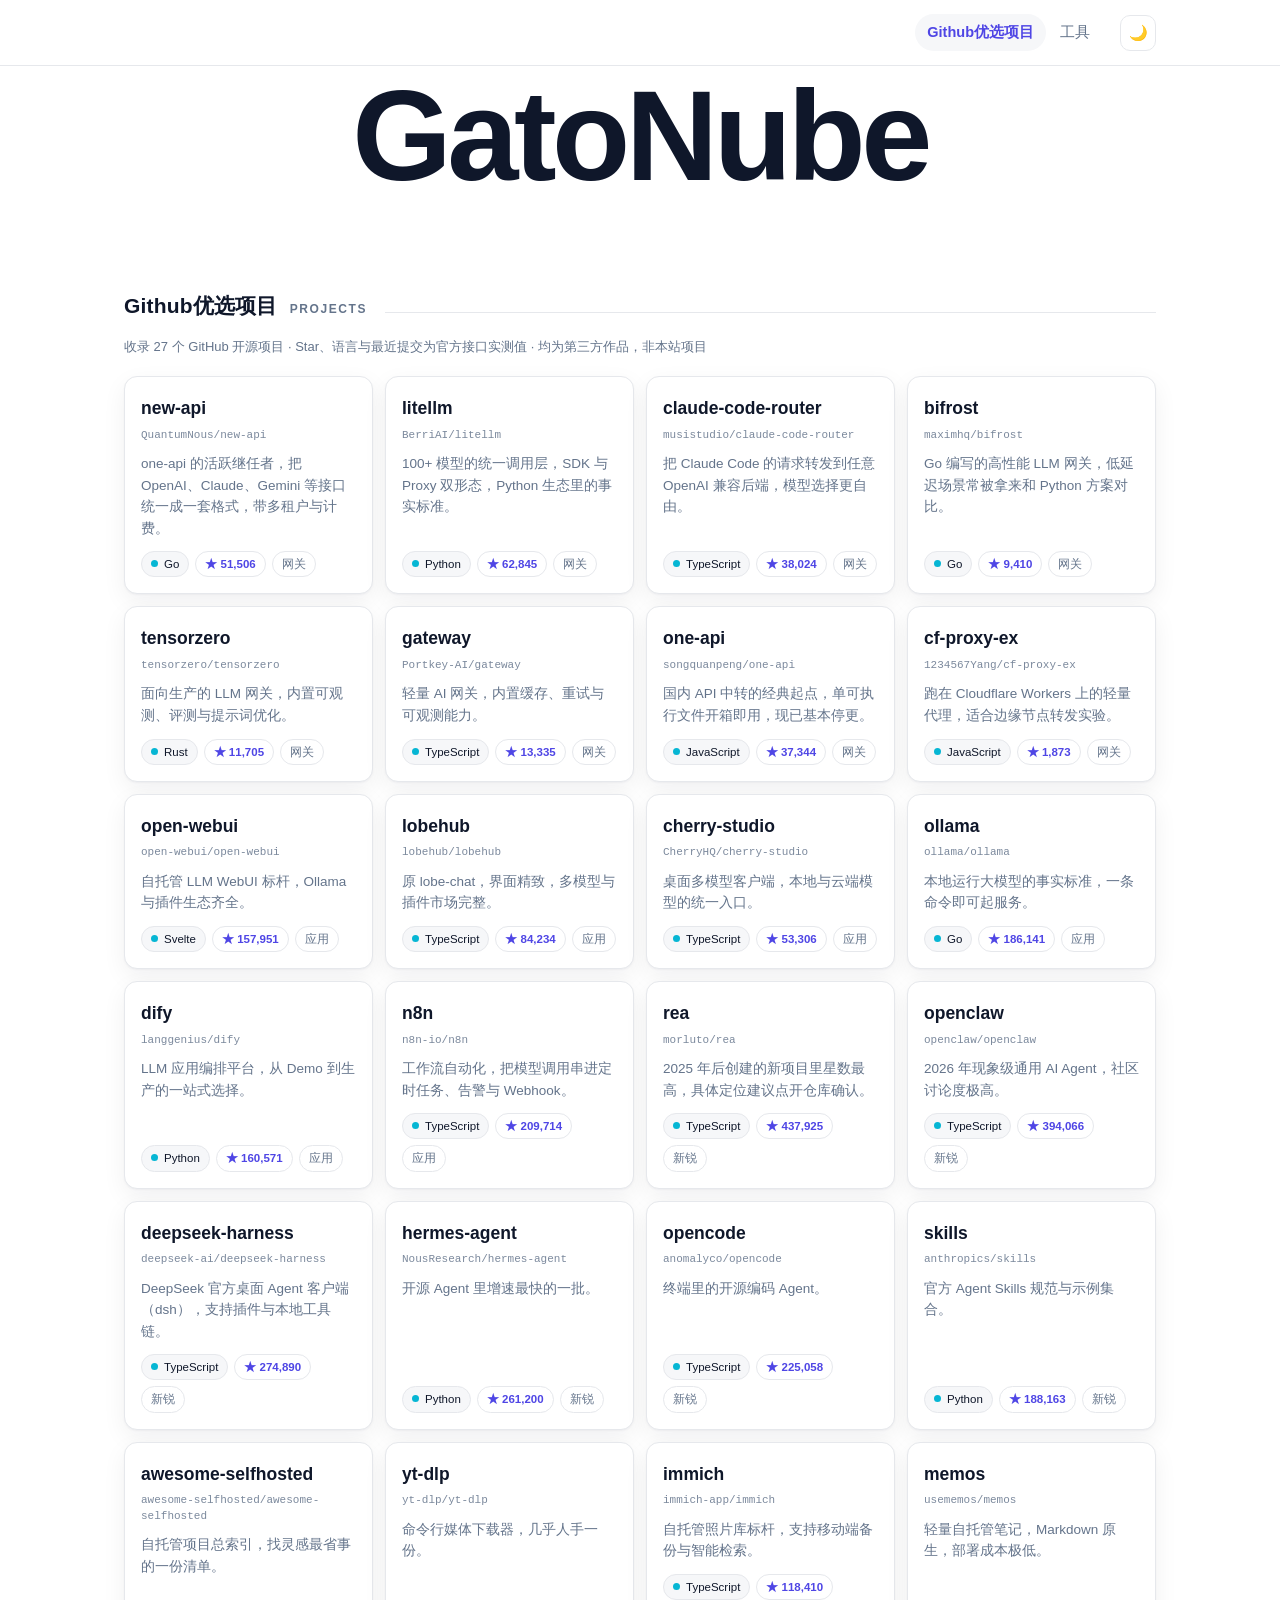
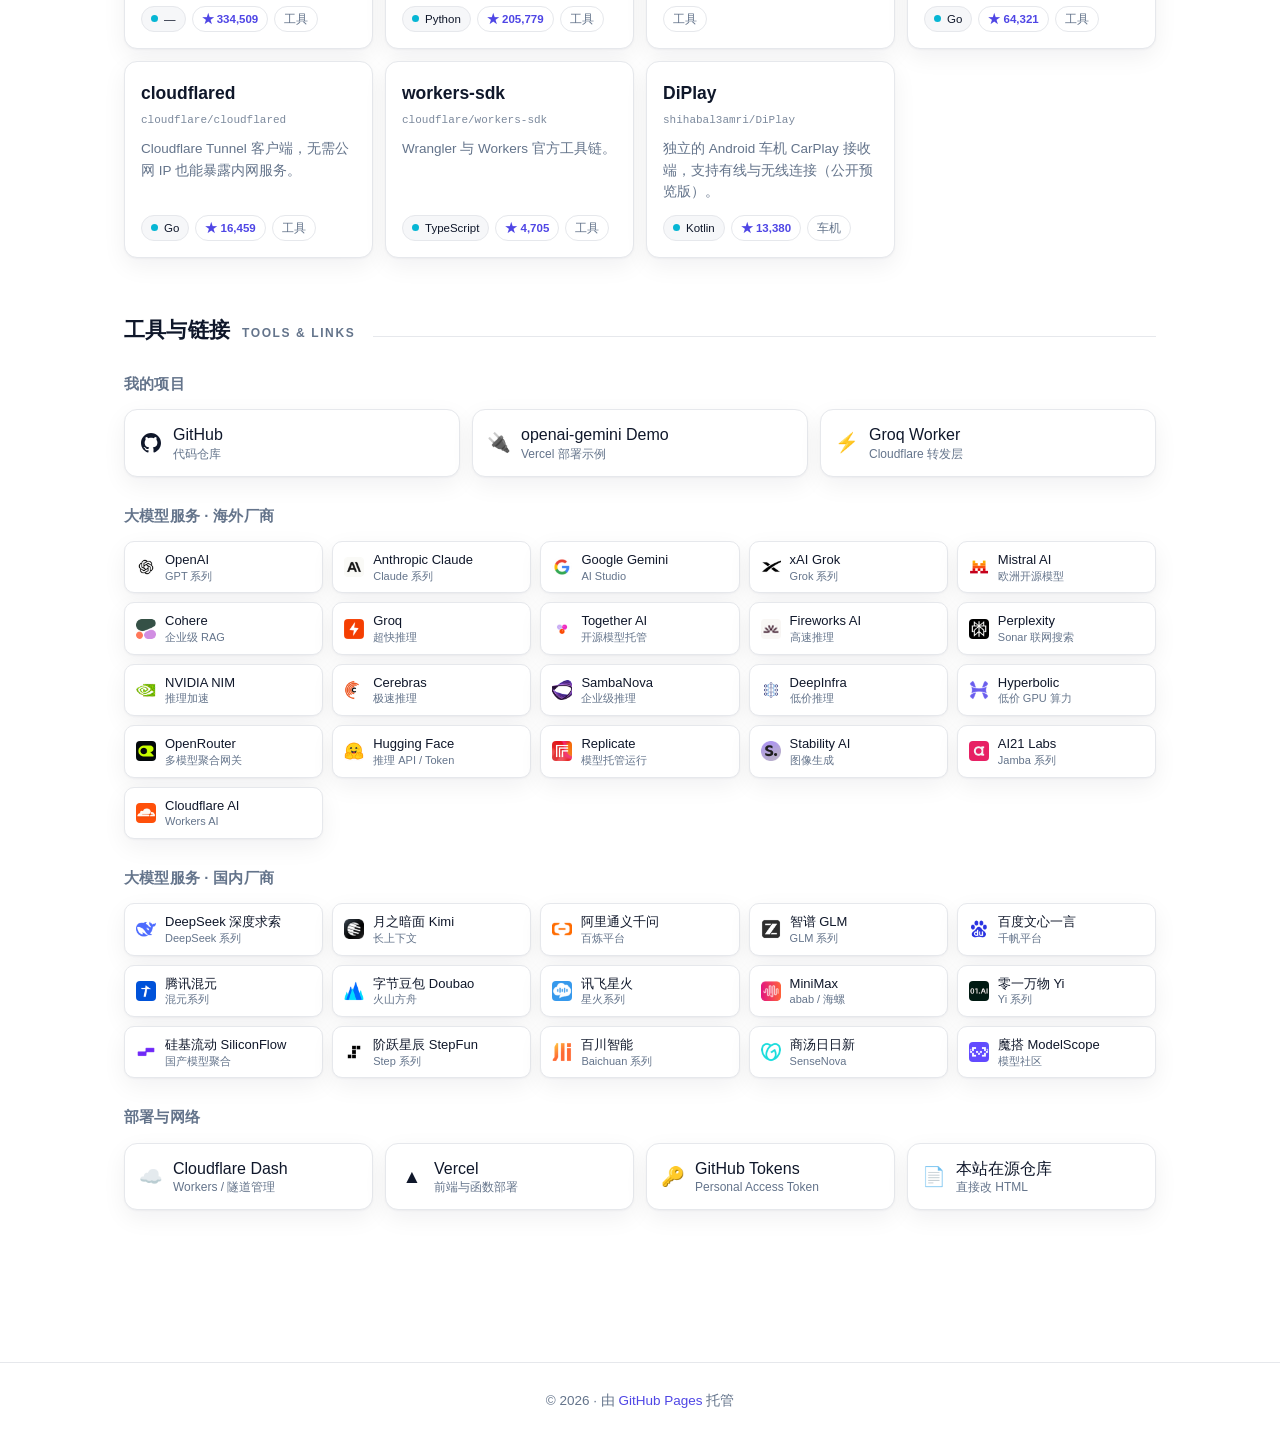
<file: index.html>
<!DOCTYPE html>
<html lang="zh-CN">
<head>
<meta charset="utf-8">
<meta name="viewport" content="width=device-width, initial-scale=1">
<meta name="description" content="AI API 代理、Cloudflare Workers 与网络工具">
<title>GatoNube</title>
<link rel="icon" href="data:image/svg+xml,<svg xmlns='http://www.w3.org/2000/svg' viewBox='0 0 32 32'><path fill='%2324292E' fill-rule='evenodd' d='M16 0C7.16 0 0 7.16 0 16C0 23.08 4.58 29.06 10.94 31.18C11.74 31.32 12.04 30.84 12.04 30.42C12.04 30.04 12.02 28.78 12.02 27.44C8 28.18 6.96 26.46 6.64 25.56C6.46 25.1 5.68 23.68 5 23.3C4.44 23 3.64 22.26 4.98 22.24C6.24 22.22 7.14 23.4 7.44 23.88C8.88 26.3 11.18 25.62 12.1 25.2C12.24 24.16 12.66 23.46 13.12 23.06C9.56 22.66 5.84 21.28 5.84 15.16C5.84 13.42 6.46 11.98 7.48 10.86C7.32 10.46 6.76 8.82 7.64 6.62C7.64 6.62 8.98 6.2 12.04 8.26C13.32 7.9 14.68 7.72 16.04 7.72C17.4 7.72 18.76 7.9 20.04 8.26C23.1 6.18 24.44 6.62 24.44 6.62C25.32 8.82 24.76 10.46 24.6 10.86C25.62 11.98 26.24 13.4 26.24 15.16C26.24 21.3 22.5 22.66 18.94 23.06C19.52 23.56 20.02 24.52 20.02 26.02C20.02 28.16 20 29.88 20 30.42C20 30.84 20.3 31.34 21.1 31.18C27.42 29.06 32 23.06 32 16C32 7.16 24.84 0 16 0V0Z'/></svg>">
<link rel="stylesheet" href="assets/style.css">
</head>
<body id="top">

<header class="nav">
  <div class="nav-inner">
    <nav class="nav-links">
      <a href="#projects">Github优选项目</a>
      <a href="#tools">工具</a>
    </nav>
    <button class="theme-btn" id="themeBtn" title="切换主题" aria-label="切换主题">🌙</button>
  </div>
</header>

<main>

  <h1 class="hero">GatoNube</h1>

  <!-- ==================== Github优选项目 ==================== -->
  <section id="projects">
    <div class="sec-head"><h2>Github优选项目</h2><span class="en">Projects</span></div>
    <p class="sec-note">收录 27 个 GitHub 开源项目 · Star、语言与最近提交为官方接口实测值 · 均为第三方作品，非本站项目</p>
    <div class="grid">

      <article class="card">
        <h3><a href="https://github.com/QuantumNous/new-api" target="_blank" rel="noopener">new-api</a></h3>
        <div class="repo-owner">QuantumNous/new-api</div>
        <p>one-api 的活跃继任者，把 OpenAI、Claude、Gemini 等接口统一成一套格式，带多租户与计费。</p>
        <div class="card-foot">
          <div class="tags"><span class="tag lang">Go</span><span class="tag star">★ 51,506</span><span class="tag cat">网关</span></div>
        </div>
      </article>

      <article class="card">
        <h3><a href="https://github.com/BerriAI/litellm" target="_blank" rel="noopener">litellm</a></h3>
        <div class="repo-owner">BerriAI/litellm</div>
        <p>100+ 模型的统一调用层，SDK 与 Proxy 双形态，Python 生态里的事实标准。</p>
        <div class="card-foot">
          <div class="tags"><span class="tag lang">Python</span><span class="tag star">★ 62,845</span><span class="tag cat">网关</span></div>
        </div>
      </article>

      <article class="card">
        <h3><a href="https://github.com/musistudio/claude-code-router" target="_blank" rel="noopener">claude-code-router</a></h3>
        <div class="repo-owner">musistudio/claude-code-router</div>
        <p>把 Claude Code 的请求转发到任意 OpenAI 兼容后端，模型选择更自由。</p>
        <div class="card-foot">
          <div class="tags"><span class="tag lang">TypeScript</span><span class="tag star">★ 38,024</span><span class="tag cat">网关</span></div>
        </div>
      </article>

      <article class="card">
        <h3><a href="https://github.com/maximhq/bifrost" target="_blank" rel="noopener">bifrost</a></h3>
        <div class="repo-owner">maximhq/bifrost</div>
        <p>Go 编写的高性能 LLM 网关，低延迟场景常被拿来和 Python 方案对比。</p>
        <div class="card-foot">
          <div class="tags"><span class="tag lang">Go</span><span class="tag star">★ 9,410</span><span class="tag cat">网关</span></div>
        </div>
      </article>

      <article class="card">
        <h3><a href="https://github.com/tensorzero/tensorzero" target="_blank" rel="noopener">tensorzero</a></h3>
        <div class="repo-owner">tensorzero/tensorzero</div>
        <p>面向生产的 LLM 网关，内置可观测、评测与提示词优化。</p>
        <div class="card-foot">
          <div class="tags"><span class="tag lang">Rust</span><span class="tag star">★ 11,705</span><span class="tag cat">网关</span></div>
        </div>
      </article>

      <article class="card">
        <h3><a href="https://github.com/Portkey-AI/gateway" target="_blank" rel="noopener">gateway</a></h3>
        <div class="repo-owner">Portkey-AI/gateway</div>
        <p>轻量 AI 网关，内置缓存、重试与可观测能力。</p>
        <div class="card-foot">
          <div class="tags"><span class="tag lang">TypeScript</span><span class="tag star">★ 13,335</span><span class="tag cat">网关</span></div>
        </div>
      </article>

      <article class="card">
        <h3><a href="https://github.com/songquanpeng/one-api" target="_blank" rel="noopener">one-api</a></h3>
        <div class="repo-owner">songquanpeng/one-api</div>
        <p>国内 API 中转的经典起点，单可执行文件开箱即用，现已基本停更。</p>
        <div class="card-foot">
          <div class="tags"><span class="tag lang">JavaScript</span><span class="tag star">★ 37,344</span><span class="tag cat">网关</span></div>
        </div>
      </article>

      <article class="card">
        <h3><a href="https://github.com/1234567Yang/cf-proxy-ex" target="_blank" rel="noopener">cf-proxy-ex</a></h3>
        <div class="repo-owner">1234567Yang/cf-proxy-ex</div>
        <p>跑在 Cloudflare Workers 上的轻量代理，适合边缘节点转发实验。</p>
        <div class="card-foot">
          <div class="tags"><span class="tag lang">JavaScript</span><span class="tag star">★ 1,873</span><span class="tag cat">网关</span></div>
        </div>
      </article>

      <article class="card">
        <h3><a href="https://github.com/open-webui/open-webui" target="_blank" rel="noopener">open-webui</a></h3>
        <div class="repo-owner">open-webui/open-webui</div>
        <p>自托管 LLM WebUI 标杆，Ollama 与插件生态齐全。</p>
        <div class="card-foot">
          <div class="tags"><span class="tag lang">Svelte</span><span class="tag star">★ 157,951</span><span class="tag cat">应用</span></div>
        </div>
      </article>

      <article class="card">
        <h3><a href="https://github.com/lobehub/lobehub" target="_blank" rel="noopener">lobehub</a></h3>
        <div class="repo-owner">lobehub/lobehub</div>
        <p>原 lobe-chat，界面精致，多模型与插件市场完整。</p>
        <div class="card-foot">
          <div class="tags"><span class="tag lang">TypeScript</span><span class="tag star">★ 84,234</span><span class="tag cat">应用</span></div>
        </div>
      </article>

      <article class="card">
        <h3><a href="https://github.com/CherryHQ/cherry-studio" target="_blank" rel="noopener">cherry-studio</a></h3>
        <div class="repo-owner">CherryHQ/cherry-studio</div>
        <p>桌面多模型客户端，本地与云端模型的统一入口。</p>
        <div class="card-foot">
          <div class="tags"><span class="tag lang">TypeScript</span><span class="tag star">★ 53,306</span><span class="tag cat">应用</span></div>
        </div>
      </article>

      <article class="card">
        <h3><a href="https://github.com/ollama/ollama" target="_blank" rel="noopener">ollama</a></h3>
        <div class="repo-owner">ollama/ollama</div>
        <p>本地运行大模型的事实标准，一条命令即可起服务。</p>
        <div class="card-foot">
          <div class="tags"><span class="tag lang">Go</span><span class="tag star">★ 186,141</span><span class="tag cat">应用</span></div>
        </div>
      </article>

      <article class="card">
        <h3><a href="https://github.com/langgenius/dify" target="_blank" rel="noopener">dify</a></h3>
        <div class="repo-owner">langgenius/dify</div>
        <p>LLM 应用编排平台，从 Demo 到生产的一站式选择。</p>
        <div class="card-foot">
          <div class="tags"><span class="tag lang">Python</span><span class="tag star">★ 160,571</span><span class="tag cat">应用</span></div>
        </div>
      </article>

      <article class="card">
        <h3><a href="https://github.com/n8n-io/n8n" target="_blank" rel="noopener">n8n</a></h3>
        <div class="repo-owner">n8n-io/n8n</div>
        <p>工作流自动化，把模型调用串进定时任务、告警与 Webhook。</p>
        <div class="card-foot">
          <div class="tags"><span class="tag lang">TypeScript</span><span class="tag star">★ 209,714</span><span class="tag cat">应用</span></div>
        </div>
      </article>

      <article class="card">
        <h3><a href="https://github.com/morluto/rea" target="_blank" rel="noopener">rea</a></h3>
        <div class="repo-owner">morluto/rea</div>
        <p>2025 年后创建的新项目里星数最高，具体定位建议点开仓库确认。</p>
        <div class="card-foot">
          <div class="tags"><span class="tag lang">TypeScript</span><span class="tag star">★ 437,925</span><span class="tag cat">新锐</span></div>
        </div>
      </article>

      <article class="card">
        <h3><a href="https://github.com/openclaw/openclaw" target="_blank" rel="noopener">openclaw</a></h3>
        <div class="repo-owner">openclaw/openclaw</div>
        <p>2026 年现象级通用 AI Agent，社区讨论度极高。</p>
        <div class="card-foot">
          <div class="tags"><span class="tag lang">TypeScript</span><span class="tag star">★ 394,066</span><span class="tag cat">新锐</span></div>
        </div>
      </article>

      <article class="card">
        <h3><a href="https://github.com/deepseek-ai/deepseek-harness" target="_blank" rel="noopener">deepseek-harness</a></h3>
        <div class="repo-owner">deepseek-ai/deepseek-harness</div>
        <p>DeepSeek 官方桌面 Agent 客户端（dsh），支持插件与本地工具链。</p>
        <div class="card-foot">
          <div class="tags"><span class="tag lang">TypeScript</span><span class="tag star">★ 274,890</span><span class="tag cat">新锐</span></div>
        </div>
      </article>

      <article class="card">
        <h3><a href="https://github.com/NousResearch/hermes-agent" target="_blank" rel="noopener">hermes-agent</a></h3>
        <div class="repo-owner">NousResearch/hermes-agent</div>
        <p>开源 Agent 里增速最快的一批。</p>
        <div class="card-foot">
          <div class="tags"><span class="tag lang">Python</span><span class="tag star">★ 261,200</span><span class="tag cat">新锐</span></div>
        </div>
      </article>

      <article class="card">
        <h3><a href="https://github.com/anomalyco/opencode" target="_blank" rel="noopener">opencode</a></h3>
        <div class="repo-owner">anomalyco/opencode</div>
        <p>终端里的开源编码 Agent。</p>
        <div class="card-foot">
          <div class="tags"><span class="tag lang">TypeScript</span><span class="tag star">★ 225,058</span><span class="tag cat">新锐</span></div>
        </div>
      </article>

      <article class="card">
        <h3><a href="https://github.com/anthropics/skills" target="_blank" rel="noopener">skills</a></h3>
        <div class="repo-owner">anthropics/skills</div>
        <p>官方 Agent Skills 规范与示例集合。</p>
        <div class="card-foot">
          <div class="tags"><span class="tag lang">Python</span><span class="tag star">★ 188,163</span><span class="tag cat">新锐</span></div>
        </div>
      </article>

      <article class="card">
        <h3><a href="https://github.com/awesome-selfhosted/awesome-selfhosted" target="_blank" rel="noopener">awesome-selfhosted</a></h3>
        <div class="repo-owner">awesome-selfhosted/awesome-selfhosted</div>
        <p>自托管项目总索引，找灵感最省事的一份清单。</p>
        <div class="card-foot">
          <div class="tags"><span class="tag lang">—</span><span class="tag star">★ 334,509</span><span class="tag cat">工具</span></div>
        </div>
      </article>

      <article class="card">
        <h3><a href="https://github.com/yt-dlp/yt-dlp" target="_blank" rel="noopener">yt-dlp</a></h3>
        <div class="repo-owner">yt-dlp/yt-dlp</div>
        <p>命令行媒体下载器，几乎人手一份。</p>
        <div class="card-foot">
          <div class="tags"><span class="tag lang">Python</span><span class="tag star">★ 205,779</span><span class="tag cat">工具</span></div>
        </div>
      </article>

      <article class="card">
        <h3><a href="https://github.com/immich-app/immich" target="_blank" rel="noopener">immich</a></h3>
        <div class="repo-owner">immich-app/immich</div>
        <p>自托管照片库标杆，支持移动端备份与智能检索。</p>
        <div class="card-foot">
          <div class="tags"><span class="tag lang">TypeScript</span><span class="tag star">★ 118,410</span><span class="tag cat">工具</span></div>
        </div>
      </article>

      <article class="card">
        <h3><a href="https://github.com/usememos/memos" target="_blank" rel="noopener">memos</a></h3>
        <div class="repo-owner">usememos/memos</div>
        <p>轻量自托管笔记，Markdown 原生，部署成本极低。</p>
        <div class="card-foot">
          <div class="tags"><span class="tag lang">Go</span><span class="tag star">★ 64,321</span><span class="tag cat">工具</span></div>
        </div>
      </article>

      <article class="card">
        <h3><a href="https://github.com/cloudflare/cloudflared" target="_blank" rel="noopener">cloudflared</a></h3>
        <div class="repo-owner">cloudflare/cloudflared</div>
        <p>Cloudflare Tunnel 客户端，无需公网 IP 也能暴露内网服务。</p>
        <div class="card-foot">
          <div class="tags"><span class="tag lang">Go</span><span class="tag star">★ 16,459</span><span class="tag cat">工具</span></div>
        </div>
      </article>

      <article class="card">
        <h3><a href="https://github.com/cloudflare/workers-sdk" target="_blank" rel="noopener">workers-sdk</a></h3>
        <div class="repo-owner">cloudflare/workers-sdk</div>
        <p>Wrangler 与 Workers 官方工具链。</p>
        <div class="card-foot">
          <div class="tags"><span class="tag lang">TypeScript</span><span class="tag star">★ 4,705</span><span class="tag cat">工具</span></div>
        </div>
      </article>

      <article class="card">
        <h3><a href="https://github.com/shihabal3amri/DiPlay" target="_blank" rel="noopener">DiPlay</a></h3>
        <div class="repo-owner">shihabal3amri/DiPlay</div>
        <p>独立的 Android 车机 CarPlay 接收端，支持有线与无线连接（公开预览版）。</p>
        <div class="card-foot">
          <div class="tags"><span class="tag lang">Kotlin</span><span class="tag star">★ 13,380</span><span class="tag cat">车机</span></div>
        </div>
      </article>
    </div>
  </section>

  <!-- ==================== 工具与链接 ==================== -->
  <section id="tools">
    <div class="sec-head"><h2>工具与链接</h2><span class="en">Tools &amp; Links</span></div>

    <h3 class="sub-h" style="margin-top:0;">我的项目</h3>
    <div class="links">
      <a class="link-card" href="https://github.com/GatoNube" target="_blank" rel="noopener">
        <span class="ico"><svg viewBox="0 0 32 32" width="20" height="20" aria-hidden="true" focusable="false"><path fill="currentColor" fill-rule="evenodd" d="M16 0C7.16 0 0 7.16 0 16C0 23.08 4.58 29.06 10.94 31.18C11.74 31.32 12.04 30.84 12.04 30.42C12.04 30.04 12.02 28.78 12.02 27.44C8 28.18 6.96 26.46 6.64 25.56C6.46 25.1 5.68 23.68 5 23.3C4.44 23 3.64 22.26 4.98 22.24C6.24 22.22 7.14 23.4 7.44 23.88C8.88 26.3 11.18 25.62 12.1 25.2C12.24 24.16 12.66 23.46 13.12 23.06C9.56 22.66 5.84 21.28 5.84 15.16C5.84 13.42 6.46 11.98 7.48 10.86C7.32 10.46 6.76 8.82 7.64 6.62C7.64 6.62 8.98 6.2 12.04 8.26C13.32 7.9 14.68 7.72 16.04 7.72C17.4 7.72 18.76 7.9 20.04 8.26C23.1 6.18 24.44 6.62 24.44 6.62C25.32 8.82 24.76 10.46 24.6 10.86C25.62 11.98 26.24 13.4 26.24 15.16C26.24 21.3 22.5 22.66 18.94 23.06C19.52 23.56 20.02 24.52 20.02 26.02C20.02 28.16 20 29.88 20 30.42C20 30.84 20.3 31.34 21.1 31.18C27.42 29.06 32 23.06 32 16C32 7.16 24.84 0 16 0V0Z"/></svg></span>
        <span class="meta">GitHub<small>代码仓库</small></span>
      </a>
      <a class="link-card" href="https://my-openai-gemini-demo.vercel.app/" target="_blank" rel="noopener">
        <span class="ico">🔌</span>
        <span class="meta">openai-gemini Demo<small>Vercel 部署示例</small></span>
      </a>
      <a class="link-card" href="https://github.com/GatoNube/Groq-API-CloudflareWorker" target="_blank" rel="noopener">
        <span class="ico">⚡</span>
        <span class="meta">Groq Worker<small>Cloudflare 转发层</small></span>
      </a>
    </div>

    <h3 class="sub-h">大模型服务 · 海外厂商</h3>
    <div class="links compact">
      <a class="link-card" href="https://platform.openai.com/api-keys" target="_blank" rel="noopener">
        <span class="ico"><img src="assets/logos/openai.png" alt="" width="20" height="20" loading="lazy"></span>
        <span class="meta">OpenAI<small>GPT 系列</small></span>
      </a>
      <a class="link-card" href="https://console.anthropic.com/settings/keys" target="_blank" rel="noopener">
        <span class="ico"><img src="assets/logos/anthropic.png" alt="" width="20" height="20" loading="lazy"></span>
        <span class="meta">Anthropic Claude<small>Claude 系列</small></span>
      </a>
      <a class="link-card" href="https://aistudio.google.com/apikey" target="_blank" rel="noopener">
        <span class="ico"><img src="assets/logos/google.png" alt="" width="20" height="20" loading="lazy"></span>
        <span class="meta">Google Gemini<small>AI Studio</small></span>
      </a>
      <a class="link-card" href="https://console.x.ai/" target="_blank" rel="noopener">
        <span class="ico"><img src="assets/logos/xai.png" alt="" width="20" height="20" loading="lazy"></span>
        <span class="meta">xAI Grok<small>Grok 系列</small></span>
      </a>
      <a class="link-card" href="https://console.mistral.ai/api-keys" target="_blank" rel="noopener">
        <span class="ico"><img src="assets/logos/mistral.svg" alt="" width="20" height="20" loading="lazy"></span>
        <span class="meta">Mistral AI<small>欧洲开源模型</small></span>
      </a>
      <a class="link-card" href="https://dashboard.cohere.com/api-keys" target="_blank" rel="noopener">
        <span class="ico"><img src="assets/logos/cohere.png" alt="" width="20" height="20" loading="lazy"></span>
        <span class="meta">Cohere<small>企业级 RAG</small></span>
      </a>
      <a class="link-card" href="https://console.groq.com/keys" target="_blank" rel="noopener">
        <span class="ico"><img src="assets/logos/groq.png" alt="" width="20" height="20" loading="lazy"></span>
        <span class="meta">Groq<small>超快推理</small></span>
      </a>
      <a class="link-card" href="https://api.together.ai/settings/api-keys" target="_blank" rel="noopener">
        <span class="ico"><img src="assets/logos/together.png" alt="" width="20" height="20" loading="lazy"></span>
        <span class="meta">Together AI<small>开源模型托管</small></span>
      </a>
      <a class="link-card" href="https://fireworks.ai/account/api-keys" target="_blank" rel="noopener">
        <span class="ico"><img src="assets/logos/fireworks.png" alt="" width="20" height="20" loading="lazy"></span>
        <span class="meta">Fireworks AI<small>高速推理</small></span>
      </a>
      <a class="link-card" href="https://www.perplexity.ai/settings/api" target="_blank" rel="noopener">
        <span class="ico"><img src="assets/logos/perplexity.png" alt="" width="20" height="20" loading="lazy"></span>
        <span class="meta">Perplexity<small>Sonar 联网搜索</small></span>
      </a>
      <a class="link-card" href="https://build.nvidia.com/" target="_blank" rel="noopener">
        <span class="ico"><img src="assets/logos/nvidia.png" alt="" width="20" height="20" loading="lazy"></span>
        <span class="meta">NVIDIA NIM<small>推理加速</small></span>
      </a>
      <a class="link-card" href="https://cloud.cerebras.ai/" target="_blank" rel="noopener">
        <span class="ico"><img src="assets/logos/cerebras.png" alt="" width="20" height="20" loading="lazy"></span>
        <span class="meta">Cerebras<small>极速推理</small></span>
      </a>
      <a class="link-card" href="https://cloud.sambanova.ai/" target="_blank" rel="noopener">
        <span class="ico"><img src="assets/logos/sambanova.png" alt="" width="20" height="20" loading="lazy"></span>
        <span class="meta">SambaNova<small>企业级推理</small></span>
      </a>
      <a class="link-card" href="https://deepinfra.com/dash/api_keys" target="_blank" rel="noopener">
        <span class="ico"><img src="assets/logos/deepinfra.png" alt="" width="20" height="20" loading="lazy"></span>
        <span class="meta">DeepInfra<small>低价推理</small></span>
      </a>
      <a class="link-card" href="https://app.hyperbolic.xyz/settings" target="_blank" rel="noopener">
        <span class="ico"><img src="assets/logos/hyperbolic.png" alt="" width="20" height="20" loading="lazy"></span>
        <span class="meta">Hyperbolic<small>低价 GPU 算力</small></span>
      </a>
      <a class="link-card" href="https://openrouter.ai/keys" target="_blank" rel="noopener">
        <span class="ico"><img src="assets/logos/openrouter.png" alt="" width="20" height="20" loading="lazy"></span>
        <span class="meta">OpenRouter<small>多模型聚合网关</small></span>
      </a>
      <a class="link-card" href="https://huggingface.co/settings/tokens" target="_blank" rel="noopener">
        <span class="ico"><img src="assets/logos/huggingface.png" alt="" width="20" height="20" loading="lazy"></span>
        <span class="meta">Hugging Face<small>推理 API / Token</small></span>
      </a>
      <a class="link-card" href="https://replicate.com/account/api-tokens" target="_blank" rel="noopener">
        <span class="ico"><img src="assets/logos/replicate.png" alt="" width="20" height="20" loading="lazy"></span>
        <span class="meta">Replicate<small>模型托管运行</small></span>
      </a>
      <a class="link-card" href="https://platform.stability.ai/account/keys" target="_blank" rel="noopener">
        <span class="ico"><img src="assets/logos/stability.png" alt="" width="20" height="20" loading="lazy"></span>
        <span class="meta">Stability AI<small>图像生成</small></span>
      </a>
      <a class="link-card" href="https://studio.ai21.com/account/api-key" target="_blank" rel="noopener">
        <span class="ico"><img src="assets/logos/ai21.png" alt="" width="20" height="20" loading="lazy"></span>
        <span class="meta">AI21 Labs<small>Jamba 系列</small></span>
      </a>
      <a class="link-card" href="https://dash.cloudflare.com/" target="_blank" rel="noopener">
        <span class="ico"><img src="assets/logos/cloudflare.png" alt="" width="20" height="20" loading="lazy"></span>
        <span class="meta">Cloudflare AI<small>Workers AI</small></span>
      </a>
    </div>

    <h3 class="sub-h">大模型服务 · 国内厂商</h3>
    <div class="links compact">
      <a class="link-card" href="https://platform.deepseek.com/api_keys" target="_blank" rel="noopener">
        <span class="ico"><img src="assets/logos/deepseek.png" alt="" width="20" height="20" loading="lazy"></span>
        <span class="meta">DeepSeek 深度求索<small>DeepSeek 系列</small></span>
      </a>
      <a class="link-card" href="https://platform.moonshot.cn/console/api-keys" target="_blank" rel="noopener">
        <span class="ico"><img src="assets/logos/moonshot.png" alt="" width="20" height="20" loading="lazy"></span>
        <span class="meta">月之暗面 Kimi<small>长上下文</small></span>
      </a>
      <a class="link-card" href="https://bailian.console.aliyun.com/" target="_blank" rel="noopener">
        <span class="ico"><img src="assets/logos/aliyun.png" alt="" width="20" height="20" loading="lazy"></span>
        <span class="meta">阿里通义千问<small>百炼平台</small></span>
      </a>
      <a class="link-card" href="https://bigmodel.cn/usercenter/apikeys" target="_blank" rel="noopener">
        <span class="ico"><img src="assets/logos/bigmodel.png" alt="" width="20" height="20" loading="lazy"></span>
        <span class="meta">智谱 GLM<small>GLM 系列</small></span>
      </a>
      <a class="link-card" href="https://console.bce.baidu.com/qianfan/" target="_blank" rel="noopener">
        <span class="ico"><img src="assets/logos/baidu.png" alt="" width="20" height="20" loading="lazy"></span>
        <span class="meta">百度文心一言<small>千帆平台</small></span>
      </a>
      <a class="link-card" href="https://console.cloud.tencent.com/hunyuan/api-key" target="_blank" rel="noopener">
        <span class="ico"><img src="assets/logos/tencent.png" alt="" width="20" height="20" loading="lazy"></span>
        <span class="meta">腾讯混元<small>混元系列</small></span>
      </a>
      <a class="link-card" href="https://console.volcengine.com/ark" target="_blank" rel="noopener">
        <span class="ico"><img src="assets/logos/volcengine.png" alt="" width="20" height="20" loading="lazy"></span>
        <span class="meta">字节豆包 Doubao<small>火山方舟</small></span>
      </a>
      <a class="link-card" href="https://console.xfyun.cn/services/cbm" target="_blank" rel="noopener">
        <span class="ico"><img src="assets/logos/xfyun.png" alt="" width="20" height="20" loading="lazy"></span>
        <span class="meta">讯飞星火<small>星火系列</small></span>
      </a>
      <a class="link-card" href="https://platform.minimaxi.com/user-center/basic-information/interface-key" target="_blank" rel="noopener">
        <span class="ico"><img src="assets/logos/minimax.png" alt="" width="20" height="20" loading="lazy"></span>
        <span class="meta">MiniMax<small>abab / 海螺</small></span>
      </a>
      <a class="link-card" href="https://platform.lingyiwanwu.com/apikeys" target="_blank" rel="noopener">
        <span class="ico"><img src="assets/logos/lingyiwanwu.png" alt="" width="20" height="20" loading="lazy"></span>
        <span class="meta">零一万物 Yi<small>Yi 系列</small></span>
      </a>
      <a class="link-card" href="https://cloud.siliconflow.cn/account/ak" target="_blank" rel="noopener">
        <span class="ico"><img src="assets/logos/siliconflow.png" alt="" width="20" height="20" loading="lazy"></span>
        <span class="meta">硅基流动 SiliconFlow<small>国产模型聚合</small></span>
      </a>
      <a class="link-card" href="https://platform.stepfun.com/interface-key" target="_blank" rel="noopener">
        <span class="ico"><img src="assets/logos/stepfun.png" alt="" width="20" height="20" loading="lazy"></span>
        <span class="meta">阶跃星辰 StepFun<small>Step 系列</small></span>
      </a>
      <a class="link-card" href="https://platform.baichuan-ai.com/console/apikey" target="_blank" rel="noopener">
        <span class="ico"><img src="assets/logos/baichuan.png" alt="" width="20" height="20" loading="lazy"></span>
        <span class="meta">百川智能<small>Baichuan 系列</small></span>
      </a>
      <a class="link-card" href="https://platform.sensenova.cn/" target="_blank" rel="noopener">
        <span class="ico"><img src="assets/logos/sensenova.png" alt="" width="20" height="20" loading="lazy"></span>
        <span class="meta">商汤日日新<small>SenseNova</small></span>
      </a>
      <a class="link-card" href="https://modelscope.cn/my/myaccesstoken" target="_blank" rel="noopener">
        <span class="ico"><img src="assets/logos/modelscope.png" alt="" width="20" height="20" loading="lazy"></span>
        <span class="meta">魔搭 ModelScope<small>模型社区</small></span>
      </a>
    </div>

    <h3 class="sub-h">部署与网络</h3>
    <div class="links">
      <a class="link-card" href="https://dash.cloudflare.com/" target="_blank" rel="noopener">
        <span class="ico">☁️</span>
        <span class="meta">Cloudflare Dash<small>Workers / 隧道管理</small></span>
      </a>
      <a class="link-card" href="https://vercel.com/dashboard" target="_blank" rel="noopener">
        <span class="ico">▲</span>
        <span class="meta">Vercel<small>前端与函数部署</small></span>
      </a>
      <a class="link-card" href="https://github.com/settings/tokens" target="_blank" rel="noopener">
        <span class="ico">🔑</span>
        <span class="meta">GitHub Tokens<small>Personal Access Token</small></span>
      </a>
      <a class="link-card" href="https://github.com/GatoNube/GatoNube.github.io" target="_blank" rel="noopener">
        <span class="ico">📄</span>
        <span class="meta">本站在源仓库<small>直接改 HTML</small></span>
      </a>
    </div>
  </section>

</main>

<footer>
  © <span id="year">2026</span> · 由 <a href="https://pages.github.com/" target="_blank" rel="noopener">GitHub Pages</a> 托管
</footer>

<script src="assets/site.js"></script>
</body>
</html>
</file>
<file: assets/style.css>
/* ============================================================
   GatoNube · 个人主页 共享样式
   ============================================================ */

:root {
  --bg: #ffffff;
  --bg-soft: #f6f7f9;
  --surface: #ffffff;
  --border: #e6e8ec;
  --text: #0f172a;
  --muted: #64748b;
  --accent: #4f46e5;
  --accent-2: #06b6d4;
  --shadow: 0 1px 2px rgba(15,23,42,.04), 0 8px 24px rgba(15,23,42,.06);
  --radius: 16px;
  --maxw: 1080px;
}
html[data-theme="dark"] {
  --bg: #0b1020;
  --bg-soft: #101728;
  --surface: #141c30;
  --border: #243149;
  --text: #e8ecf4;
  --muted: #93a1b8;
  --accent: #818cf8;
  --accent-2: #22d3ee;
  --shadow: 0 1px 2px rgba(0,0,0,.3), 0 10px 30px rgba(0,0,0,.35);
}

* { box-sizing: border-box; }

html { scroll-behavior: smooth; scroll-padding-top: 84px; }

body {
  margin: 0;
  background: var(--bg);
  color: var(--text);
  font-family: -apple-system, BlinkMacSystemFont, "Segoe UI", "Microsoft YaHei",
               Roboto, "Helvetica Neue", Arial, sans-serif;
  line-height: 1.75;
  -webkit-font-smoothing: antialiased;
}

a { color: var(--accent); text-decoration: none; }
a:hover { text-decoration: underline; }

img { max-width: 100%; height: auto; }

code {
  background: var(--bg-soft);
  border: 1px solid var(--border);
  padding: 1px 6px;
  border-radius: 6px;
  font-family: ui-monospace, SFMono-Regular, Consolas, "Liberation Mono", monospace;
  font-size: .88em;
}

/* ---------------- 导航 ---------------- */
.nav {
  position: sticky; top: 0; z-index: 50;
  backdrop-filter: saturate(180%) blur(14px);
  -webkit-backdrop-filter: saturate(180%) blur(14px);
  background: var(--bg);
  border-bottom: 1px solid var(--border);
}
@supports (background: color-mix(in srgb, red 50%, transparent)) {
  .nav { background: color-mix(in srgb, var(--bg) 82%, transparent); }
}
.nav-inner {
  max-width: var(--maxw); margin: 0 auto; padding: 14px 24px;
  display: flex; align-items: center; gap: 18px;
}
.brand {
  font-weight: 700; font-size: 17px; color: var(--text);
  letter-spacing: .3px; white-space: nowrap;
}
.brand:hover { text-decoration: none; }
.brand .dot {
  background: linear-gradient(90deg, var(--accent), var(--accent-2));
  -webkit-background-clip: text; background-clip: text; color: transparent;
}
.nav-links { display: flex; gap: 2px; margin-left: auto; flex-wrap: wrap; }
.nav-links a {
  color: var(--muted); font-size: 14.5px; padding: 6px 12px;
  border-radius: 999px; transition: .18s; white-space: nowrap;
}
.nav-links a:hover { color: var(--text); background: var(--bg-soft); text-decoration: none; }
.nav-links a.active { color: var(--accent); background: var(--bg-soft); font-weight: 600; }
.theme-btn {
  border: 1px solid var(--border); background: var(--surface); color: var(--text);
  width: 36px; height: 36px; border-radius: 10px; cursor: pointer;
  font-size: 15px; line-height: 1; display: grid; place-items: center;
  transition: .18s; flex: none;
}
.theme-btn:hover { border-color: var(--accent); }

/* ---------------- 布局 ---------------- */
main { max-width: var(--maxw); margin: 0 auto; padding: 0 24px 80px; }

/* ---------------- 按钮 ---------------- */
.btn {
  display: inline-flex; align-items: center; gap: 8px;
  padding: 10px 19px; border-radius: 11px; font-size: 14.5px; font-weight: 600;
  border: 1px solid var(--border); background: var(--surface); color: var(--text);
  transition: .18s; box-shadow: var(--shadow); cursor: pointer;
}
.btn:hover { text-decoration: none; transform: translateY(-1px); border-color: var(--accent); }
.btn.primary {
  background: linear-gradient(90deg, var(--accent), var(--accent-2));
  color: #fff; border-color: transparent;
}
.btn.primary:hover { filter: brightness(1.06); }

/* ---------------- 区块 ---------------- */
section { padding-top: 54px; }
.sec-head { display: flex; align-items: baseline; gap: 12px; margin-bottom: 22px; }
.sec-head h2 { font-size: 21px; margin: 0; letter-spacing: .2px; }
.sec-head .en {
  font-size: 12px; letter-spacing: 1.6px; text-transform: uppercase;
  color: var(--muted); font-weight: 600;
}
.sec-head::after { content: ""; flex: 1; height: 1px; background: var(--border); margin-left: 6px; }

/* ---------------- 卡片网格 ---------------- */
.grid { display: grid; gap: 12px; grid-template-columns: repeat(auto-fill, minmax(246px, 1fr)); }
.card {
  background: var(--surface); border: 1px solid var(--border);
  border-radius: var(--radius); padding: 20px; box-shadow: var(--shadow);
  transition: .2s; display: flex; flex-direction: column;
}
.card:hover { transform: translateY(-3px); }
@supports (border-color: color-mix(in srgb, red 50%, transparent)) {
  .card:hover { border-color: color-mix(in srgb, var(--accent) 45%, var(--border)); }
}
.card h3 { margin: 0 0 8px; font-size: 16.5px; display: flex; align-items: center; gap: 8px; }
.card h3 a { color: var(--text); }
.card h3 a:hover { color: var(--accent); text-decoration: none; }
.card p { margin: 0 0 16px; color: var(--muted); font-size: 14.5px; flex: 1; }
.card .card-foot { display: flex; gap: 8px; flex-wrap: wrap; align-items: center; }

.tags { display: flex; gap: 8px; flex-wrap: wrap; align-items: center; }
.tag {
  font-size: 12px; padding: 3px 10px; border-radius: 999px;
  background: var(--bg-soft); border: 1px solid var(--border); color: var(--muted);
}
.tag.lang { color: var(--text); }
.tag.lang::before {
  content: ""; display: inline-block; width: 7px; height: 7px; border-radius: 50%;
  background: var(--accent-2); margin-right: 6px; vertical-align: 1px;
}

/* 项目卡片:整体收紧一号。只作用于首页 .grid，不影响其它页面 */
.grid .card { padding: 16px; border-radius: 13px; }
.grid .card h3 { margin-bottom: 7px; font-size: 17.5px; }
.grid .card h3 a { min-width: 0; overflow-wrap: anywhere; }
.grid .card p { margin-bottom: 12px; font-size: 13.5px; line-height: 1.6; }
.grid .card .card-foot, .grid .tags { gap: 6px; }
.grid .tag { font-size: 11.5px; padding: 2px 9px; }

/* 项目卡:完整仓库路径 / Star / 类别标记。限定 .grid 作用域 */
.grid .card .repo-owner {
  font-family: ui-monospace, SFMono-Regular, Consolas, "Liberation Mono", monospace;
  font-size: 11px; line-height: 1.4; color: var(--muted); opacity: .85;
  margin: -3px 0 10px;
  overflow-wrap: anywhere;
}
.grid .tag.star {
  color: var(--accent); font-weight: 600; background: transparent;
  font-variant-numeric: tabular-nums;
}
.grid .tag.cat { background: var(--surface); }

/* 区块说明:项目区顶部的一行数据来源注记 */
.sec-note {
  color: var(--muted); font-size: 13px; line-height: 1.6;
  margin: -10px 0 18px;
}

/* ---------------- 统计块 ---------------- */
.about-grid { display: grid; gap: 16px; grid-template-columns: repeat(auto-fit, minmax(220px, 1fr)); }
.stat {
  background: var(--surface); border: 1px solid var(--border);
  border-radius: var(--radius); padding: 18px 20px; box-shadow: var(--shadow);
}
.stat .k { font-size: 21px; font-weight: 700; }
.stat .v { font-size: 13px; color: var(--muted); margin-top: 2px; }

/* ---------------- 时间轴列表 ---------------- */
.list { list-style: none; margin: 0; padding: 0; }
.list li {
  display: flex; gap: 16px; align-items: baseline;
  padding: 15px 2px; border-bottom: 1px solid var(--border);
}
.list li:last-child { border-bottom: 0; }
.list .date {
  color: var(--muted); font-size: 13px;
  font-variant-numeric: tabular-nums; white-space: nowrap; min-width: 96px;
}
.list .txt { color: var(--text); font-size: 15px; }

/* ---------------- 链接卡 ---------------- */
.links { display: grid; gap: 12px; grid-template-columns: repeat(auto-fit, minmax(196px, 1fr)); }
.link-card {
  display: flex; align-items: center; gap: 12px;
  background: var(--surface); border: 1px solid var(--border);
  border-radius: 13px; padding: 14px 16px;
  color: var(--text); box-shadow: var(--shadow); transition: .18s;
}
.link-card:hover { transform: translateY(-2px); border-color: var(--accent); text-decoration: none; }
.link-card .ico {
  font-size: 19px; flex: none;
  display: inline-flex; align-items: center; justify-content: center;
  width: 20px; height: 20px;
}
.link-card .ico svg { display: block; width: 20px; height: 20px; }
.link-card .meta { display: flex; flex-direction: column; line-height: 1.35; }
.link-card .meta small { color: var(--muted); font-size: 12px; }

/* 厂商 logo —— 本地图片,零外部依赖 */
.link-card .ico img {
  display: block; width: 20px; height: 20px;
  border-radius: 4px; object-fit: contain;
}
/* 深色主题下给浅底 logo 垫一层白,避免黑logo消失在暗背景里 */
html[data-theme="dark"] .link-card .ico img {
  width: 18px; height: 18px; padding: 1px; background: #fff;
}
.link-card .ico .ico-fallback {
  display: inline-flex; align-items: center; justify-content: center;
  width: 20px; height: 20px; border-radius: 4px;
  background: var(--accent); color: #fff;
  font-size: 11px; font-weight: 700;
}

/* 厂商链接卡:条目多,排布更紧凑 */
.links.compact { gap: 9px; grid-template-columns: repeat(auto-fit, minmax(178px, 1fr)); }
.links.compact .link-card { gap: 9px; padding: 9px 11px; border-radius: 10px; }
.links.compact .link-card .meta { font-size: 13px; }
.links.compact .link-card .meta small { font-size: 11px; }

/* ---------------- 首页超大标题 ---------------- */
.hero {
  font-size: clamp(44px, 10.5vw, 128px);
  font-weight: 900;
  line-height: 1;
  letter-spacing: -.035em;
  margin: 6px 0 34px;
  color: var(--text);
  word-break: break-word;
  text-align: center;
}

/* ---------------- 404 ---------------- */
.center-wrap { min-height: 62vh; display: grid; place-items: center; }
.notfound { text-align: center; width: 100%; max-width: 760px; padding: 24px 0 40px; }
.notfound .code {
  font-size: 68px; font-weight: 800; line-height: 1; letter-spacing: -2px;
  background: linear-gradient(90deg, var(--accent), var(--accent-2));
  -webkit-background-clip: text; background-clip: text; color: transparent;
}
.notfound h1 { font-size: 20px; margin: 14px 0 8px; }
.notfound p { color: var(--muted); font-size: 15px; margin: 0 0 18px; }

/* 404 重做:当前访问路径提示 */
.path-box {
  display: inline-flex; align-items: baseline; justify-content: center;
  flex-wrap: wrap; gap: 6px 10px;
  background: var(--bg-soft); border: 1px solid var(--border);
  border-radius: 10px; padding: 9px 15px; margin: 0 0 20px;
  max-width: 100%;
}
.path-box .path-label { color: var(--muted); font-size: 12px; flex: none; }
.path-box code {
  background: none; border: 0; padding: 0;
  color: var(--accent); font-size: 13px; font-weight: 600;
  overflow-wrap: anywhere; text-align: left;
}

/* 404 重做:操作按钮与常用入口 */
.nf-actions {
  display: flex; justify-content: center; flex-wrap: wrap;
  gap: 10px; margin-bottom: 34px;
}
.nf-h {
  font-size: 12px; color: var(--muted); font-weight: 600;
  letter-spacing: 1px; margin: 0 0 13px;
}
.nf-links {
  grid-template-columns: repeat(auto-fit, minmax(158px, 1fr));
  gap: 10px; text-align: left;
}
.nf-links .link-card { text-align: left; padding: 12px 14px; }
.nf-links .link-card .meta { font-size: 14px; }
.nf-links .link-card .meta small { font-size: 11.5px; }

/* 常用入口剩 3 张；窄屏改单列，避免 2+1 孤卡 */
@media (max-width: 620px) {
  .notfound { max-width: 100%; padding: 14px 0 30px; }
  .notfound .code { font-size: 56px; }
  .nf-links { grid-template-columns: 1fr; }
}

/* ---------------- 页脚 ---------------- */
footer {
  border-top: 1px solid var(--border); margin-top: 72px;
  padding: 26px 24px 34px; text-align: center;
  color: var(--muted); font-size: 13.5px;
}

/* ---------------- 响应式 ---------------- */
@media (max-width: 620px) {
  .nav-inner { flex-wrap: wrap; }
  .nav-links { width: 100%; margin-left: 0; order: 3; }
  .theme-btn { margin-left: auto; }
  section { padding-top: 42px; }
  .list li { flex-direction: column; gap: 2px; }
  .list .date { min-width: 0; }
}

/* ---------------- 小标题 ---------------- */
.sub-h {
  font-size: 15px; color: var(--muted); font-weight: 600;
  margin: 26px 0 12px; letter-spacing: .2px;
}
</file>
